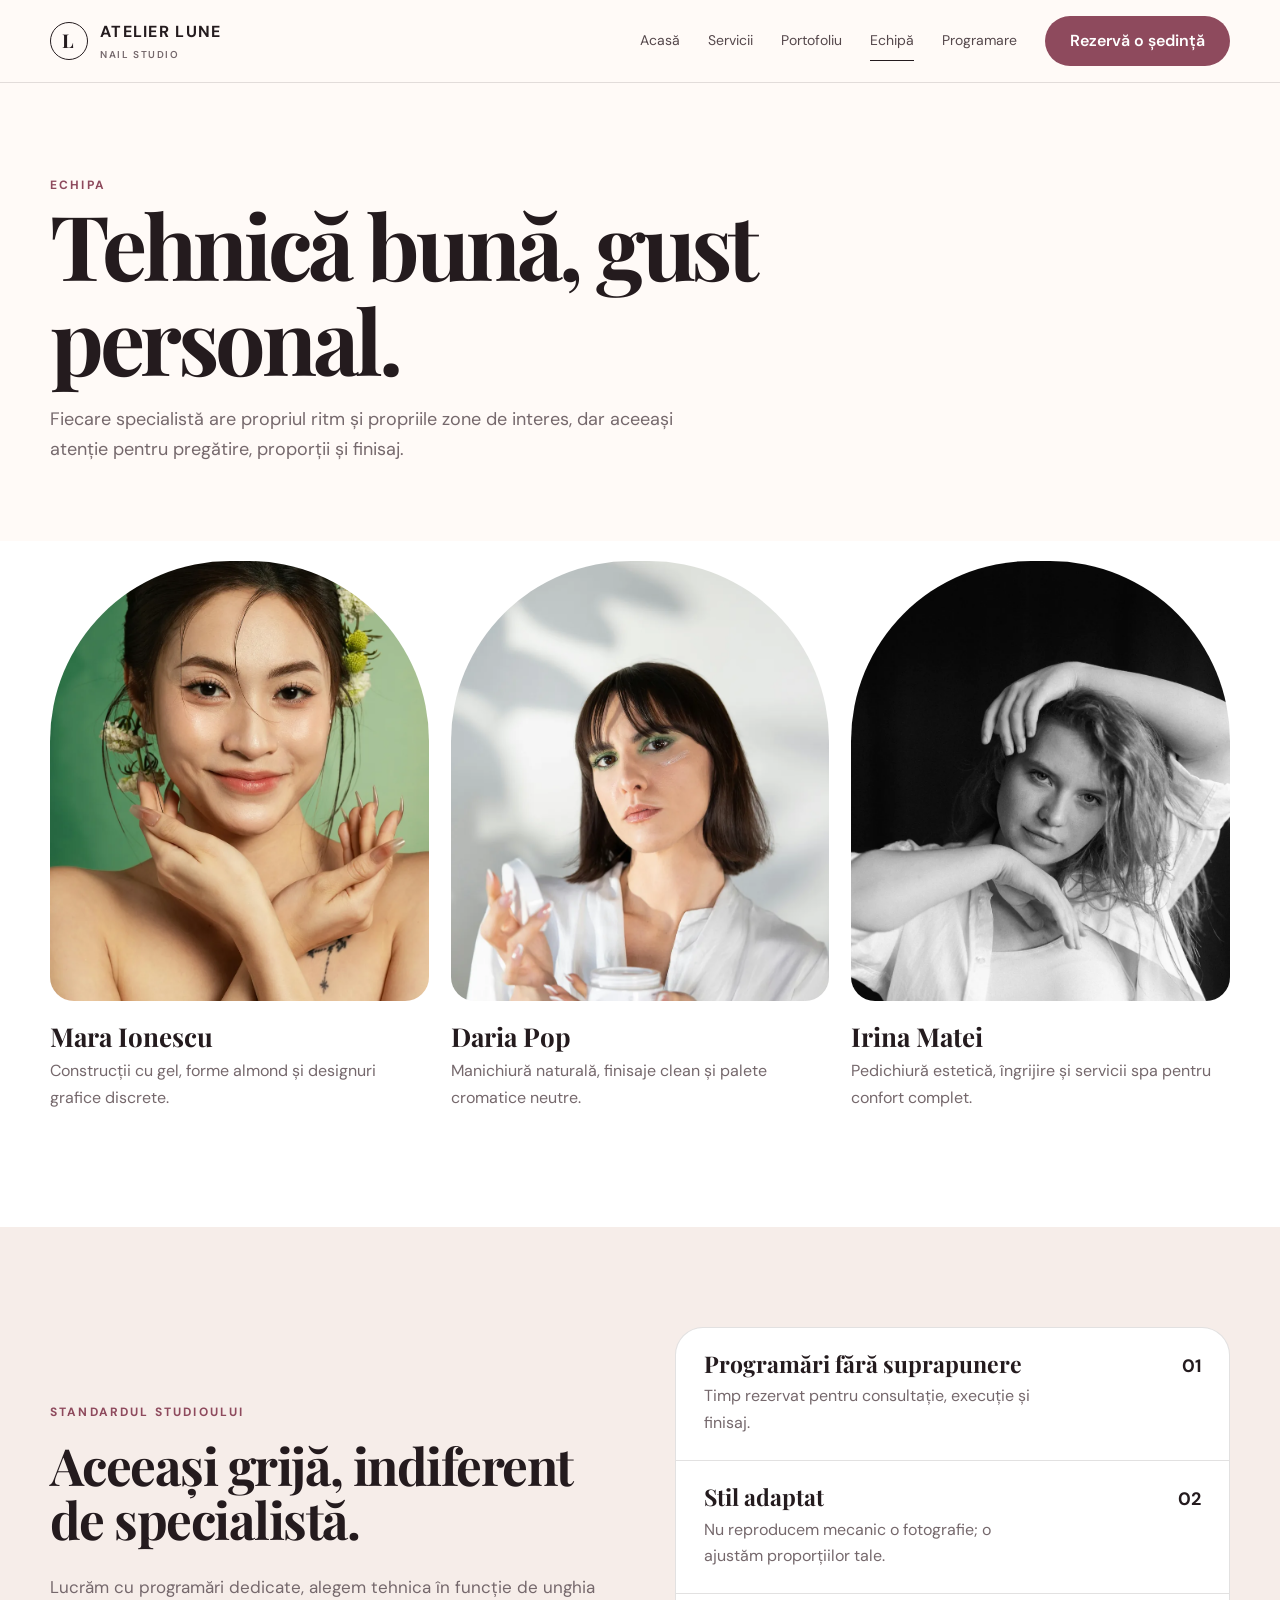
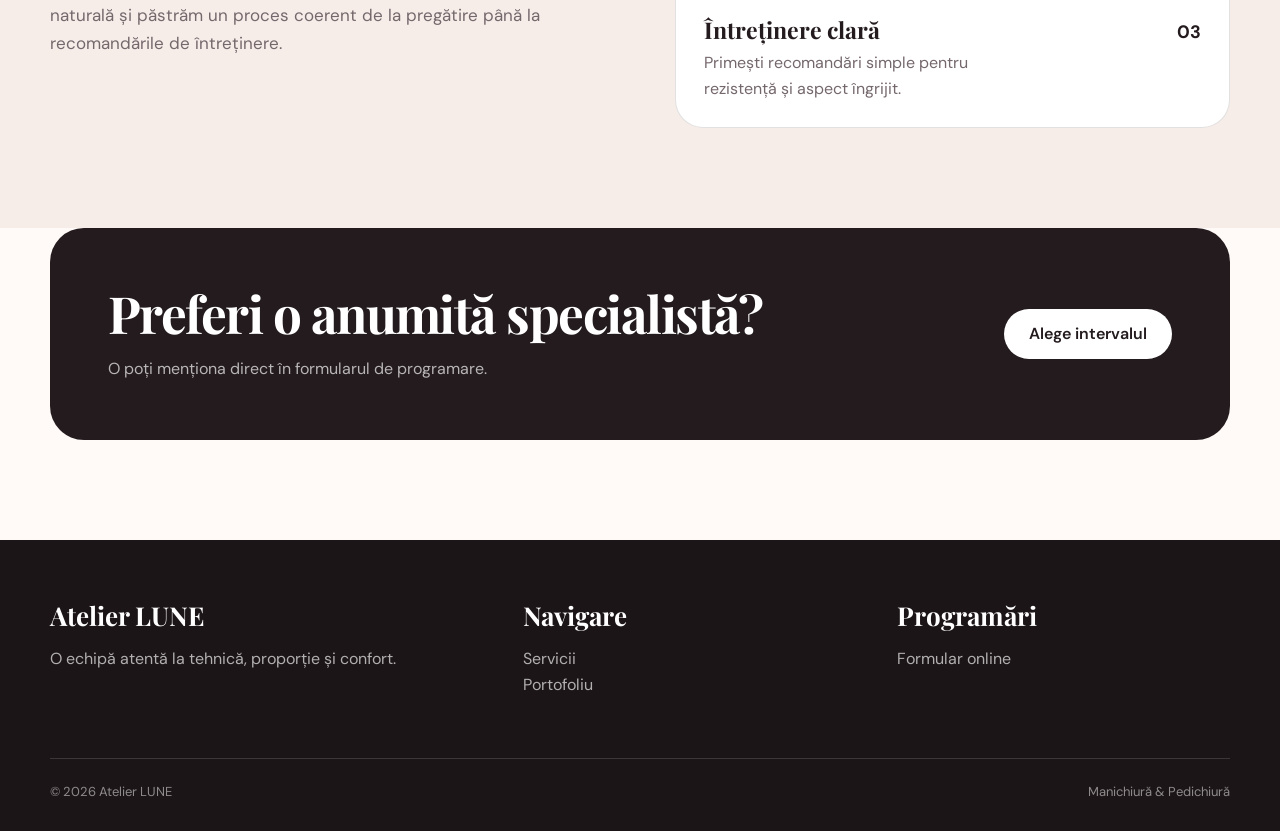
<file: echipa.html>
<!doctype html><html lang="ro"><head><meta charset="utf-8"><meta name="viewport" content="width=device-width,initial-scale=1"><title>Echipă | Atelier LUNE</title><meta name="robots" content="noindex,nofollow"><link rel="stylesheet" href="styles.css"></head><body>
<nav class="navbar"><div class="container navinner"><a class="brand" href="index.html"><span class="brand-mark">L</span><span>ATELIER LUNE<small>NAIL STUDIO</small></span></a><button class="mobile-toggle">☰</button><div class="navlinks"><a href="index.html">Acasă</a><a href="servicii.html">Servicii</a><a href="portofoliu.html">Portofoliu</a><a class="active" href="echipa.html">Echipă</a><a href="programare.html">Programare</a></div><a class="btn primary" href="programare.html">Rezervă o ședință</a></div></nav>
<main><section class="pagehero"><div class="container"><span class="eyebrow">Echipa</span><h1>Tehnică bună, gust personal.</h1><p>Fiecare specialistă are propriul ritm și propriile zone de interes, dar aceeași atenție pentru pregătire, proporții și finisaj.</p></div></section><section class="section white" style="padding-top:20px"><div class="container team-grid"><article class="team-card"><img src="assets/specialist-1.webp" alt="Mara, nail artist"><h3>Mara Ionescu</h3><p>Construcții cu gel, forme almond și designuri grafice discrete.</p></article><article class="team-card"><img src="assets/specialist-2.webp" alt="Daria, nail artist"><h3>Daria Pop</h3><p>Manichiură naturală, finisaje clean și palete cromatice neutre.</p></article><article class="team-card"><img src="assets/specialist-3.webp" alt="Irina, specialist pedichiură"><h3>Irina Matei</h3><p>Pedichiură estetică, îngrijire și servicii spa pentru confort complet.</p></article></div></section><section class="section soft"><div class="container feature-split"><div><span class="eyebrow">Standardul studioului</span><h2 style="margin-top:14px">Aceeași grijă, indiferent de specialistă.</h2><p class="lead" style="font-size:17px">Lucrăm cu programări dedicate, alegem tehnica în funcție de unghia naturală și păstrăm un proces coerent de la pregătire până la recomandările de întreținere.</p></div><div class="price-table"><div class="price-row"><div><h3>Programări fără suprapunere</h3><p>Timp rezervat pentru consultație, execuție și finisaj.</p></div><strong>01</strong></div><div class="price-row"><div><h3>Stil adaptat</h3><p>Nu reproducem mecanic o fotografie; o ajustăm proporțiilor tale.</p></div><strong>02</strong></div><div class="price-row"><div><h3>Întreținere clară</h3><p>Primești recomandări simple pentru rezistență și aspect îngrijit.</p></div><strong>03</strong></div></div></div></section><section><div class="container cta"><div><h2>Preferi o anumită specialistă?</h2><p>O poți menționa direct în formularul de programare.</p></div><a class="btn" href="programare.html">Alege intervalul</a></div></section></main>
<footer><div class="container"><div class="footergrid"><div><h3>Atelier LUNE</h3><p>O echipă atentă la tehnică, proporție și confort.</p></div><div><h3>Navigare</h3><p><a href="servicii.html">Servicii</a><br><a href="portofoliu.html">Portofoliu</a></p></div><div><h3>Programări</h3><p><a href="programare.html">Formular online</a></p></div></div><div class="footerbottom"><span>© 2026 Atelier LUNE</span><span>Manichiură & Pedichiură</span></div></div></footer><script src="script.js"></script></body></html>
</file>
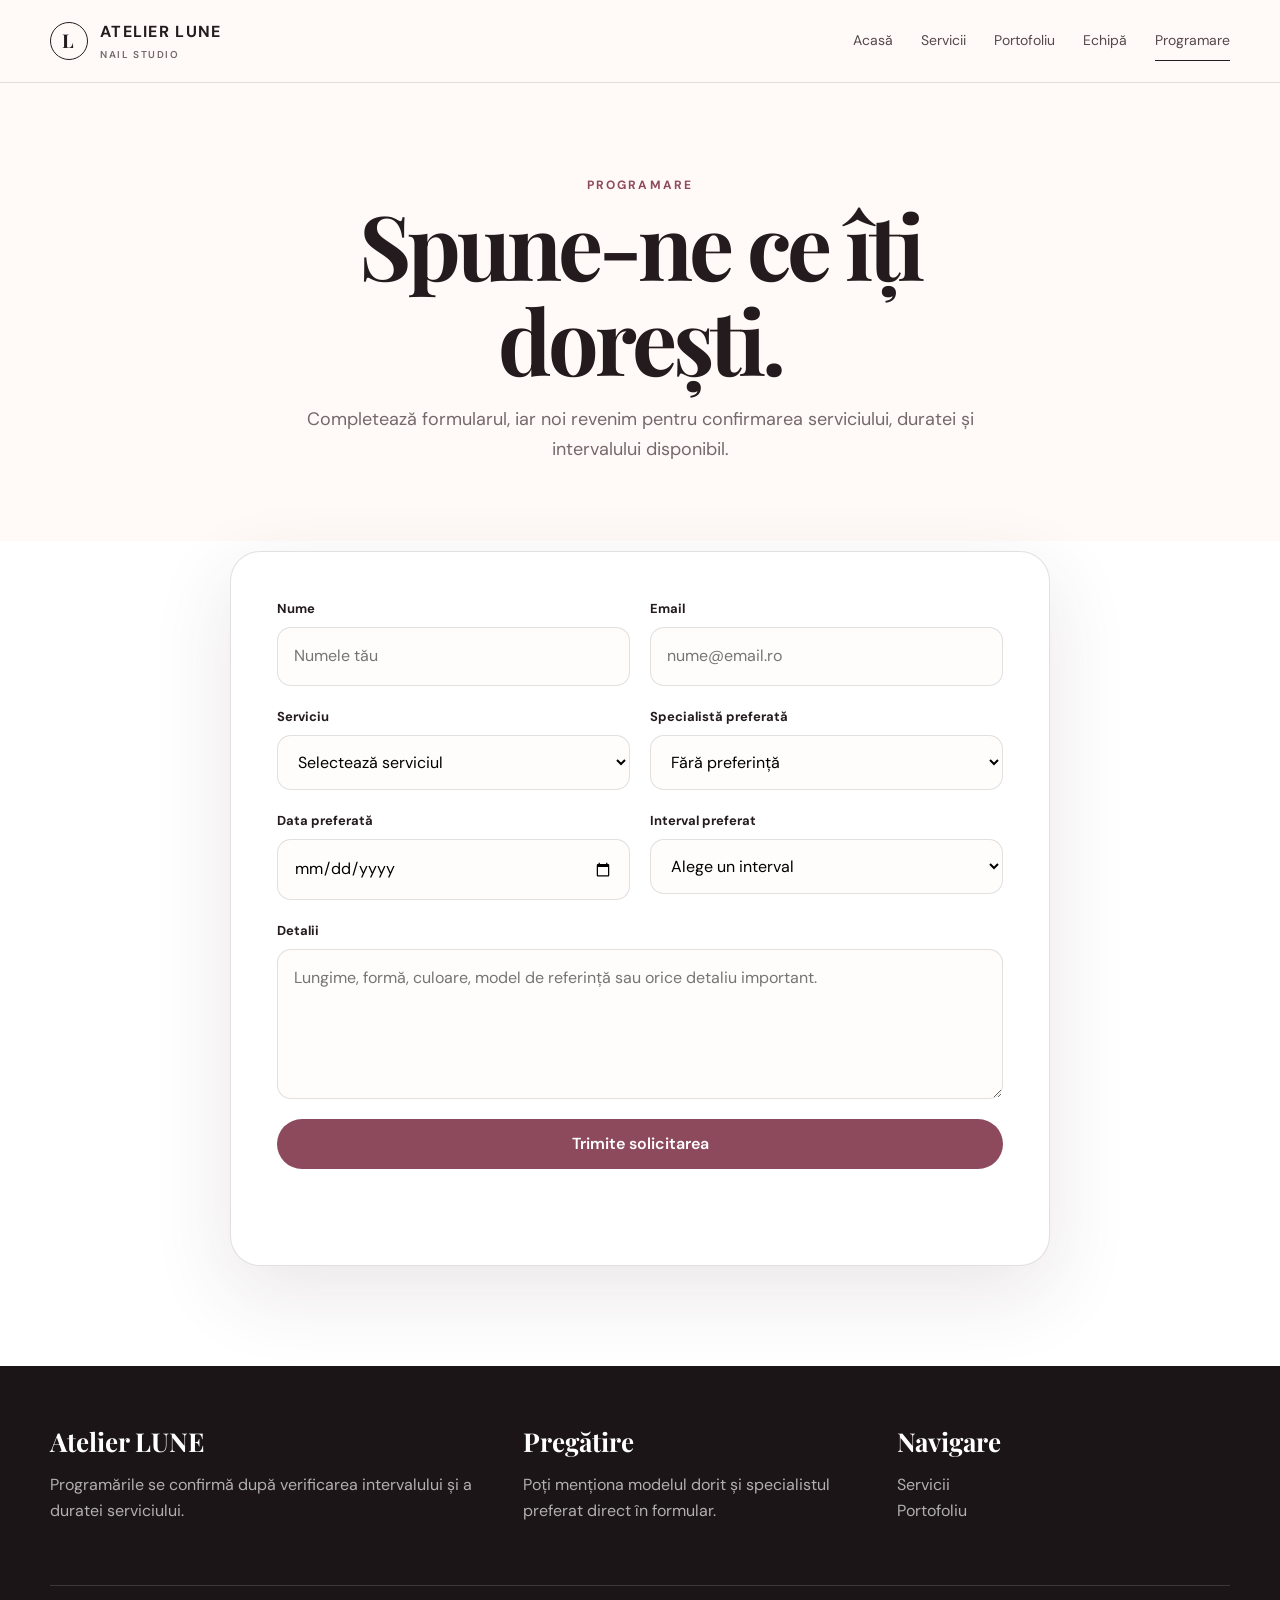
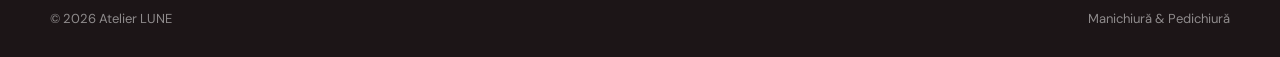
<file: programare.html>
<!doctype html><html lang="ro"><head><meta charset="utf-8"><meta name="viewport" content="width=device-width,initial-scale=1"><title>Programare | Atelier LUNE</title><meta name="robots" content="noindex,nofollow"><link rel="stylesheet" href="styles.css"></head><body>
<nav class="navbar"><div class="container navinner"><a class="brand" href="index.html"><span class="brand-mark">L</span><span>ATELIER LUNE<small>NAIL STUDIO</small></span></a><button class="mobile-toggle">☰</button><div class="navlinks"><a href="index.html">Acasă</a><a href="servicii.html">Servicii</a><a href="portofoliu.html">Portofoliu</a><a href="echipa.html">Echipă</a><a class="active" href="programare.html">Programare</a></div></div></nav>
<main><section class="pagehero"><div class="container" style="text-align:center"><span class="eyebrow">Programare</span><h1 style="margin-left:auto;margin-right:auto">Spune-ne ce îți dorești.</h1><p style="margin-left:auto;margin-right:auto">Completează formularul, iar noi revenim pentru confirmarea serviciului, duratei și intervalului disponibil.</p></div></section><section class="section white" style="padding-top:10px"><div class="container"><div class="form-wrap"><form id="booking-form"><div class="form-grid"><div class="field"><label for="name">Nume</label><input id="name" name="name" required placeholder="Numele tău"></div><div class="field"><label for="email">Email</label><input id="email" name="email" type="email" required placeholder="nume@email.ro"></div><div class="field"><label for="service">Serviciu</label><select id="service" name="service" required><option value="">Selectează serviciul</option><option>Manichiură semipermanentă</option><option>Întărire pe unghia naturală</option><option>Construcție cu gel</option><option>Întreținere gel</option><option>Pedichiură estetică</option><option>Pedichiură semipermanentă</option><option>Pedichiură spa</option></select></div><div class="field"><label for="specialist">Specialistă preferată</label><select id="specialist" name="specialist"><option>Fără preferință</option><option>Mara</option><option>Daria</option><option>Irina</option></select></div><div class="field"><label for="date">Data preferată</label><input id="date" name="date" type="date" required></div><div class="field"><label for="time">Interval preferat</label><select id="time" name="time" required><option value="">Alege un interval</option><option>09:00–12:00</option><option>12:00–15:00</option><option>15:00–18:00</option><option>18:00–20:00</option></select></div><div class="field full"><label for="message">Detalii</label><textarea id="message" name="message" placeholder="Lungime, formă, culoare, model de referință sau orice detaliu important."></textarea></div><div class="field full"><button class="btn primary" type="submit">Trimite solicitarea</button><p class="form-status" aria-live="polite"></p></div></div></form></div></div></section></main>
<footer><div class="container"><div class="footergrid"><div><h3>Atelier LUNE</h3><p>Programările se confirmă după verificarea intervalului și a duratei serviciului.</p></div><div><h3>Pregătire</h3><p>Poți menționa modelul dorit și specialistul preferat direct în formular.</p></div><div><h3>Navigare</h3><p><a href="servicii.html">Servicii</a><br><a href="portofoliu.html">Portofoliu</a></p></div></div><div class="footerbottom"><span>© 2026 Atelier LUNE</span><span>Manichiură & Pedichiură</span></div></div></footer><script src="script.js"></script></body></html>
</file>
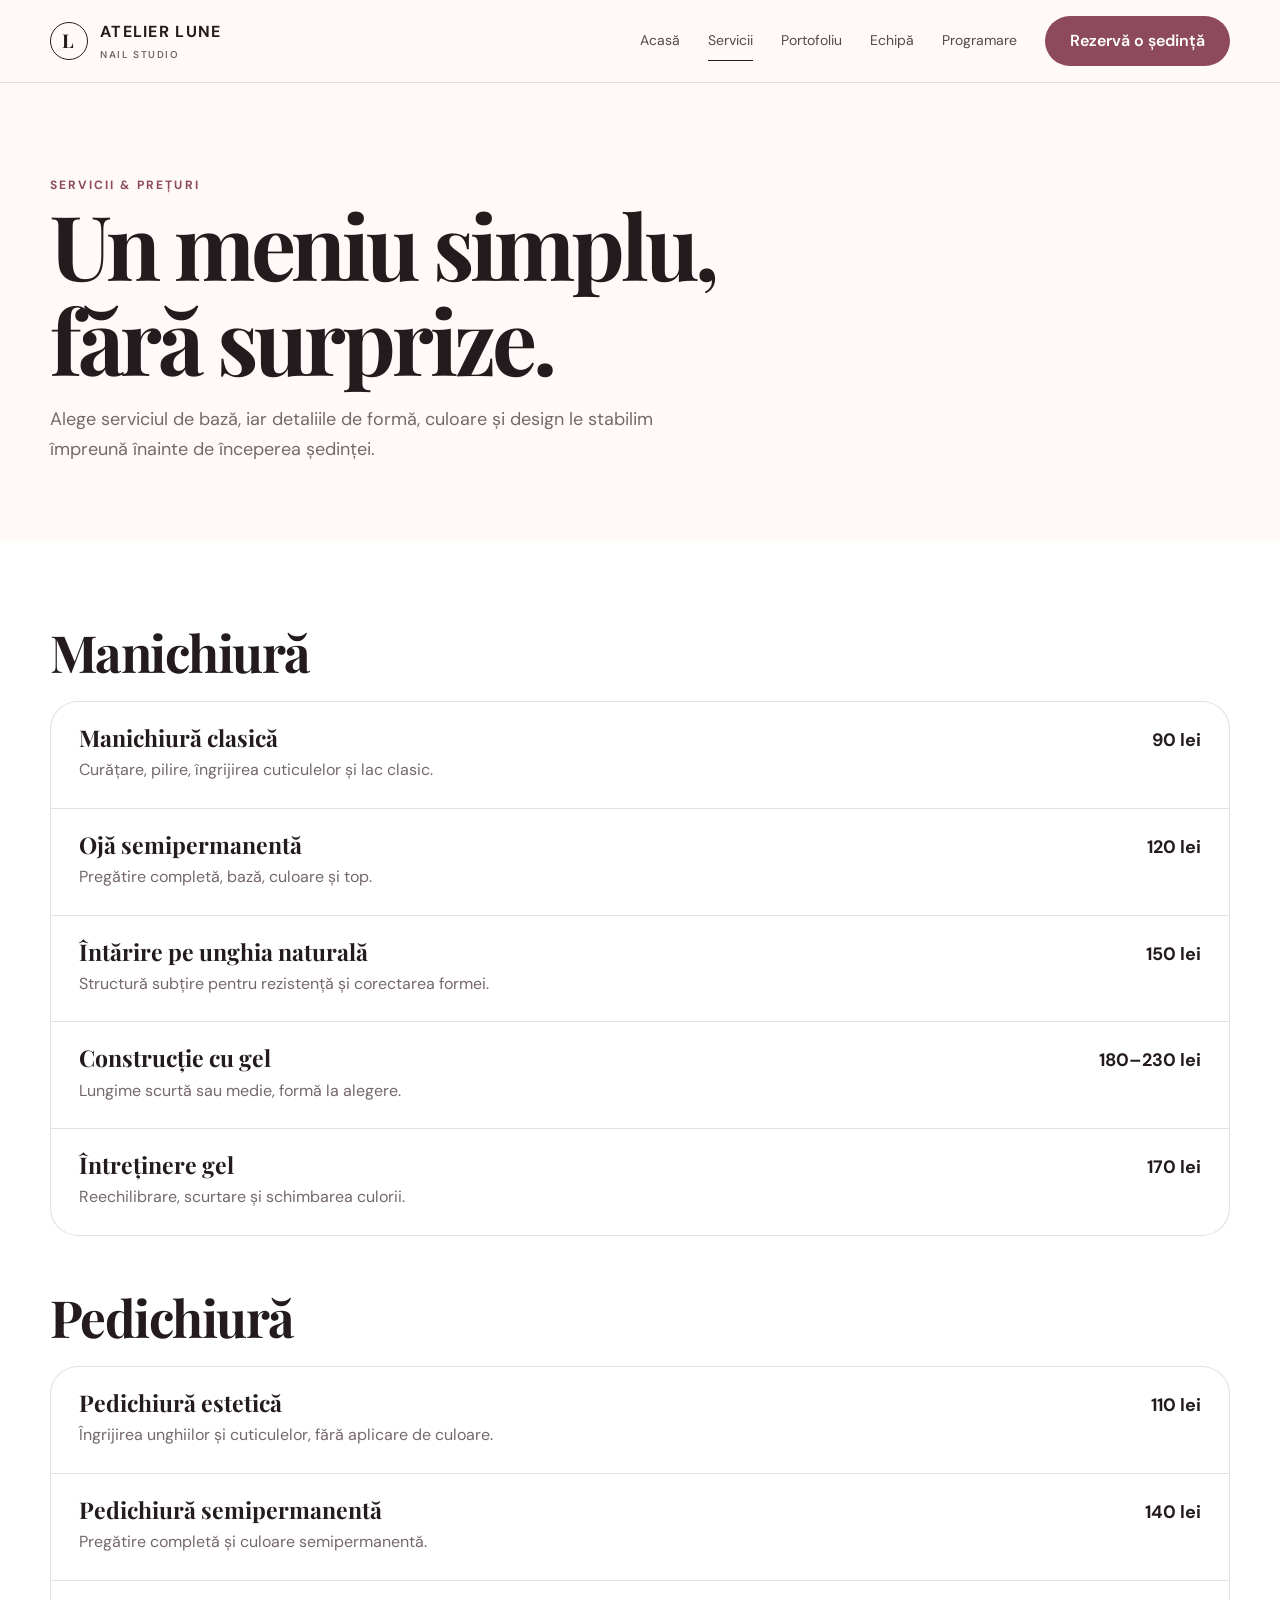
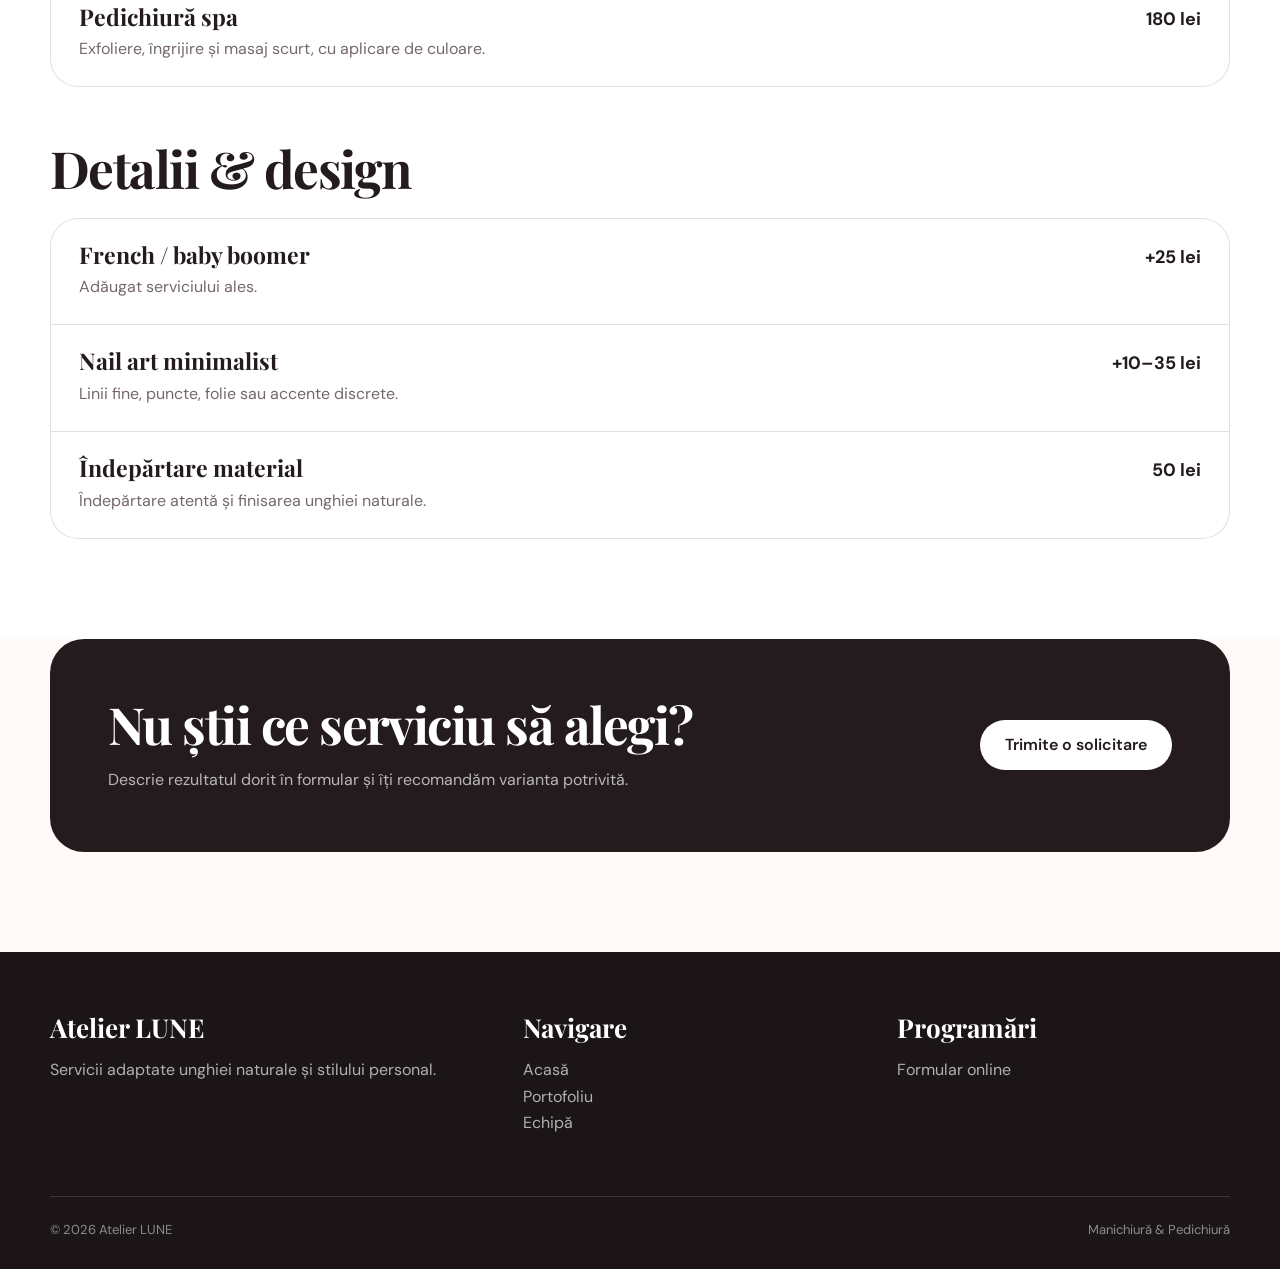
<file: servicii.html>
<!doctype html><html lang="ro"><head><meta charset="utf-8"><meta name="viewport" content="width=device-width,initial-scale=1"><title>Servicii | Atelier LUNE</title><meta name="robots" content="noindex,nofollow"><link rel="stylesheet" href="styles.css"></head><body>
<nav class="navbar"><div class="container navinner"><a class="brand" href="index.html"><span class="brand-mark">L</span><span>ATELIER LUNE<small>NAIL STUDIO</small></span></a><button class="mobile-toggle">☰</button><div class="navlinks"><a href="index.html">Acasă</a><a class="active" href="servicii.html">Servicii</a><a href="portofoliu.html">Portofoliu</a><a href="echipa.html">Echipă</a><a href="programare.html">Programare</a></div><a class="btn primary" href="programare.html">Rezervă o ședință</a></div></nav>
<main><section class="pagehero"><div class="container"><span class="eyebrow">Servicii & prețuri</span><h1>Un meniu simplu, fără surprize.</h1><p>Alege serviciul de bază, iar detaliile de formă, culoare și design le stabilim împreună înainte de începerea ședinței.</p></div></section><section class="section white" style="padding-top:30px"><div class="container"><h2 class="category-title">Manichiură</h2><div class="price-table"><div class="price-row"><div><h3>Manichiură clasică</h3><p>Curățare, pilire, îngrijirea cuticulelor și lac clasic.</p></div><strong>90 lei</strong></div><div class="price-row"><div><h3>Ojă semipermanentă</h3><p>Pregătire completă, bază, culoare și top.</p></div><strong>120 lei</strong></div><div class="price-row"><div><h3>Întărire pe unghia naturală</h3><p>Structură subțire pentru rezistență și corectarea formei.</p></div><strong>150 lei</strong></div><div class="price-row"><div><h3>Construcție cu gel</h3><p>Lungime scurtă sau medie, formă la alegere.</p></div><strong>180–230 lei</strong></div><div class="price-row"><div><h3>Întreținere gel</h3><p>Reechilibrare, scurtare și schimbarea culorii.</p></div><strong>170 lei</strong></div></div><h2 class="category-title">Pedichiură</h2><div class="price-table"><div class="price-row"><div><h3>Pedichiură estetică</h3><p>Îngrijirea unghiilor și cuticulelor, fără aplicare de culoare.</p></div><strong>110 lei</strong></div><div class="price-row"><div><h3>Pedichiură semipermanentă</h3><p>Pregătire completă și culoare semipermanentă.</p></div><strong>140 lei</strong></div><div class="price-row"><div><h3>Pedichiură spa</h3><p>Exfoliere, îngrijire și masaj scurt, cu aplicare de culoare.</p></div><strong>180 lei</strong></div></div><h2 class="category-title">Detalii & design</h2><div class="price-table"><div class="price-row"><div><h3>French / baby boomer</h3><p>Adăugat serviciului ales.</p></div><strong>+25 lei</strong></div><div class="price-row"><div><h3>Nail art minimalist</h3><p>Linii fine, puncte, folie sau accente discrete.</p></div><strong>+10–35 lei</strong></div><div class="price-row"><div><h3>Îndepărtare material</h3><p>Îndepărtare atentă și finisarea unghiei naturale.</p></div><strong>50 lei</strong></div></div></div></section><section><div class="container cta"><div><h2>Nu știi ce serviciu să alegi?</h2><p>Descrie rezultatul dorit în formular și îți recomandăm varianta potrivită.</p></div><a class="btn" href="programare.html">Trimite o solicitare</a></div></section></main>
<footer><div class="container"><div class="footergrid"><div><h3>Atelier LUNE</h3><p>Servicii adaptate unghiei naturale și stilului personal.</p></div><div><h3>Navigare</h3><p><a href="index.html">Acasă</a><br><a href="portofoliu.html">Portofoliu</a><br><a href="echipa.html">Echipă</a></p></div><div><h3>Programări</h3><p><a href="programare.html">Formular online</a></p></div></div><div class="footerbottom"><span>© 2026 Atelier LUNE</span><span>Manichiură & Pedichiură</span></div></div></footer><script src="script.js"></script></body></html>
</file>
<file: styles.css>
@import url('https://fonts.googleapis.com/css2?family=DM+Sans:wght@400;500;600;700&family=Playfair+Display:ital,wght@0,600;0,700;1,600&display=swap');

:root {
  --ink: #241b1e;
  --muted: #75686c;
  --paper: #fffaf7;
  --surface: #f6ede9;
  --rose: #8e4a5d;
  --rose-dark: #713748;
  --line: rgba(36, 27, 30, .13);
  --white: #ffffff;
  --shadow: 0 26px 80px rgba(81, 49, 58, .12);
  --radius-lg: 34px;
  --radius-md: 22px;
  --container: 1180px;
}

* { box-sizing: border-box; }
html { scroll-behavior: smooth; }
body {
  margin: 0;
  background: var(--paper);
  color: var(--ink);
  font-family: 'DM Sans', sans-serif;
  line-height: 1.65;
}
img { width: 100%; display: block; }
a { color: inherit; text-decoration: none; }
button, input, select, textarea { font: inherit; }
.container { width: min(calc(100% - 40px), var(--container)); margin: 0 auto; }

.navbar {
  position: sticky;
  top: 0;
  z-index: 50;
  background: rgba(255, 250, 247, .92);
  backdrop-filter: blur(18px);
  border-bottom: 1px solid var(--line);
}
.navinner { min-height: 82px; display: flex; align-items: center; gap: 28px; }
.brand { display: flex; align-items: center; gap: 12px; font-weight: 700; letter-spacing: .08em; }
.brand-mark {
  width: 38px; height: 38px; border-radius: 50%; border: 1px solid var(--ink);
  display: grid; place-items: center; font-family: 'Playfair Display', serif; font-size: 19px;
}
.brand small { display: block; margin-top: 2px; color: var(--muted); font-size: 10px; font-weight: 600; letter-spacing: .16em; }
.navlinks { margin-left: auto; display: flex; align-items: center; gap: 28px; font-size: 14px; }
.navlinks a { color: #55484c; position: relative; }
.navlinks a.active::after, .navlinks a:hover::after {
  content: ''; position: absolute; left: 0; right: 0; bottom: -8px; height: 1px; background: var(--ink);
}
.mobile-toggle { display: none; margin-left: auto; border: 0; background: transparent; font-size: 24px; }

.btn {
  display: inline-flex; align-items: center; justify-content: center; min-height: 50px;
  padding: 0 24px; border-radius: 999px; border: 1px solid transparent; font-weight: 600;
  transition: .22s ease; cursor: pointer;
}
.btn.primary { background: var(--rose); color: white; }
.btn.primary:hover { background: var(--rose-dark); transform: translateY(-2px); }
.btn.secondary { border-color: var(--ink); background: transparent; }
.btn.secondary:hover { background: var(--ink); color: white; }

.hero { padding: 78px 0 46px; overflow: hidden; }
.hero-grid { display: grid; grid-template-columns: .95fr 1.05fr; gap: 66px; align-items: center; }
.eyebrow { text-transform: uppercase; letter-spacing: .18em; font-size: 12px; font-weight: 700; color: var(--rose); }
h1, h2, h3 { font-family: 'Playfair Display', serif; line-height: 1.06; margin: 0; }
h1 { font-size: clamp(54px, 7vw, 92px); letter-spacing: -.045em; max-width: 760px; }
h2 { font-size: clamp(38px, 4vw, 58px); letter-spacing: -.03em; }
h3 { font-size: 26px; }
.lead { margin: 26px 0 0; color: var(--muted); font-size: 18px; max-width: 610px; }
.hero-actions { display: flex; gap: 14px; flex-wrap: wrap; margin-top: 34px; }
.hero-note { margin-top: 32px; display: flex; gap: 28px; color: var(--muted); font-size: 14px; }
.hero-note strong { display: block; color: var(--ink); font-size: 18px; margin-bottom: 1px; }
.hero-media { position: relative; min-height: 640px; }
.hero-media .main-photo { height: 580px; object-fit: cover; border-radius: 180px 180px 34px 34px; box-shadow: var(--shadow); }
.hero-media .detail-photo {
  position: absolute; width: 42%; height: 260px; object-fit: cover; left: -40px; bottom: 0;
  border-radius: 140px 140px 28px 28px; border: 9px solid var(--paper); box-shadow: var(--shadow);
}
.hero-media .stamp {
  position: absolute; right: -18px; top: 54px; width: 134px; height: 134px; border-radius: 50%;
  display: grid; place-items: center; text-align: center; background: var(--ink); color: white;
  font-size: 12px; text-transform: uppercase; letter-spacing: .12em; padding: 20px;
}

.section { padding: 100px 0; }
.section.white { background: white; }
.section.soft { background: var(--surface); }
.section-head { display: flex; align-items: end; justify-content: space-between; gap: 34px; margin-bottom: 46px; }
.section-head p { max-width: 500px; color: var(--muted); margin: 0; }

.services-grid { display: grid; grid-template-columns: repeat(3, 1fr); gap: 18px; }
.service-card {
  padding: 32px; min-height: 300px; background: white; border: 1px solid var(--line);
  border-radius: var(--radius-md); display: flex; flex-direction: column;
}
.service-card .number { font-size: 12px; letter-spacing: .16em; color: var(--rose); font-weight: 700; }
.service-card h3 { margin-top: 64px; }
.service-card p { color: var(--muted); margin: 16px 0 22px; }
.service-card .price { margin-top: auto; font-weight: 700; }
.service-card:hover { transform: translateY(-5px); box-shadow: var(--shadow); transition: .25s ease; }

.feature-split { display: grid; grid-template-columns: 1fr 1fr; gap: 70px; align-items: center; }
.feature-image { position: relative; }
.feature-image img { height: 620px; object-fit: cover; border-radius: var(--radius-lg); }
.feature-image::after { content: ''; position: absolute; inset: 18px; border: 1px solid rgba(255,255,255,.62); border-radius: 24px; pointer-events: none; }
.feature-copy p { color: var(--muted); }
.steps { margin-top: 34px; border-top: 1px solid var(--line); }
.step { display: grid; grid-template-columns: 48px 1fr; gap: 18px; padding: 22px 0; border-bottom: 1px solid var(--line); }
.step b { color: var(--rose); }
.step strong { display: block; margin-bottom: 4px; }

.gallery-grid { display: grid; grid-template-columns: 1.1fr .9fr .9fr; grid-auto-rows: 260px; gap: 16px; }
.gallery-grid figure { margin: 0; overflow: hidden; border-radius: 22px; position: relative; }
.gallery-grid figure:first-child { grid-row: span 2; }
.gallery-grid figure:nth-child(4) { grid-column: span 2; }
.gallery-grid img { width: 100%; height: 100%; object-fit: cover; transition: transform .45s ease; }
.gallery-grid figure:hover img { transform: scale(1.04); }
.gallery-label { position: absolute; left: 18px; bottom: 18px; background: rgba(255,255,255,.9); border-radius: 999px; padding: 8px 13px; font-size: 12px; font-weight: 700; }

.quote-block { max-width: 880px; margin: 0 auto; text-align: center; }
.quote-block blockquote { font-family: 'Playfair Display', serif; font-size: clamp(30px,4vw,48px); line-height: 1.25; margin: 18px 0; }
.quote-block cite { color: var(--muted); font-style: normal; }

.team-grid { display: grid; grid-template-columns: repeat(3, 1fr); gap: 22px; }
.team-card img { height: 440px; object-fit: cover; border-radius: 180px 180px 24px 24px; }
.team-card h3 { margin-top: 22px; }
.team-card p { color: var(--muted); margin-top: 8px; }

.cta { margin: 0 auto 100px; background: var(--ink); color: white; border-radius: 34px; padding: 58px; display: flex; justify-content: space-between; align-items: center; gap: 30px; }
.cta p { color: rgba(255,255,255,.68); margin-bottom: 0; }
.cta .btn { background: white; color: var(--ink); }

.pagehero { padding: 88px 0 58px; }
.pagehero p { max-width: 680px; color: var(--muted); font-size: 18px; }
.price-table { background: white; border-radius: 28px; border: 1px solid var(--line); overflow: hidden; }
.price-row { display: grid; grid-template-columns: 1fr 130px; gap: 30px; padding: 24px 28px; border-bottom: 1px solid var(--line); }
.price-row:last-child { border-bottom: 0; }
.price-row h3 { font-size: 23px; }
.price-row p { margin: 7px 0 0; color: var(--muted); }
.price-row strong { text-align: right; font-size: 18px; }
.category-title { margin: 54px 0 22px; }

.filterbar { display: flex; gap: 10px; flex-wrap: wrap; margin-bottom: 30px; }
.filterbar button { border: 1px solid var(--line); background: white; padding: 10px 16px; border-radius: 999px; cursor: pointer; }
.filterbar button.active { background: var(--ink); color: white; }
.portfolio-grid { display: grid; grid-template-columns: repeat(3, 1fr); gap: 16px; }
.portfolio-item { min-height: 360px; overflow: hidden; border-radius: 22px; }
.portfolio-item img { height: 100%; object-fit: cover; }

.form-wrap { max-width: 820px; margin: 0 auto; background: white; border: 1px solid var(--line); border-radius: 30px; padding: 46px; box-shadow: var(--shadow); }
.form-grid { display: grid; grid-template-columns: 1fr 1fr; gap: 20px; }
.field { display: flex; flex-direction: column; gap: 8px; }
.field.full { grid-column: 1 / -1; }
label { font-size: 13px; font-weight: 700; }
input, select, textarea { width: 100%; border: 1px solid var(--line); background: #fffdfb; border-radius: 14px; padding: 15px 16px; outline: 0; }
input:focus, select:focus, textarea:focus { border-color: var(--rose); box-shadow: 0 0 0 3px rgba(142,74,93,.1); }
textarea { min-height: 150px; resize: vertical; }
.form-status { margin: 18px 0 0; color: var(--rose-dark); font-weight: 600; min-height: 24px; }

footer { background: #1c1517; color: white; padding: 62px 0 28px; }
.footergrid { display: grid; grid-template-columns: 1.3fr 1fr 1fr; gap: 40px; }
footer p, footer a { color: rgba(255,255,255,.66); }
.footerbottom { margin-top: 44px; padding-top: 22px; border-top: 1px solid rgba(255,255,255,.14); color: rgba(255,255,255,.5); font-size: 13px; display: flex; justify-content: space-between; gap: 20px; }

.reveal { opacity: 0; transform: translateY(24px); transition: .65s ease; }
.reveal.visible { opacity: 1; transform: none; }

@media (max-width: 920px) {
  .navlinks { display: none; position: absolute; top: 82px; left: 0; right: 0; background: var(--paper); padding: 22px; flex-direction: column; border-bottom: 1px solid var(--line); }
  .navlinks.open { display: flex; }
  .mobile-toggle { display: block; }
  .navinner > .btn { display: none; }
  .hero-grid, .feature-split { grid-template-columns: 1fr; }
  .hero-media { min-height: 560px; }
  .services-grid, .team-grid, .portfolio-grid { grid-template-columns: repeat(2, 1fr); }
  .gallery-grid { grid-template-columns: 1fr 1fr; }
  .gallery-grid figure:first-child { grid-row: span 1; }
  .gallery-grid figure:nth-child(4) { grid-column: span 1; }
  .section-head { align-items: start; flex-direction: column; }
}
@media (max-width: 620px) {
  .container { width: min(calc(100% - 24px), var(--container)); }
  .hero { padding-top: 48px; }
  h1 { font-size: 50px; }
  .hero-note { flex-direction: column; gap: 12px; }
  .hero-media { min-height: 460px; }
  .hero-media .main-photo { height: 430px; }
  .hero-media .detail-photo { width: 46%; height: 180px; left: -2px; }
  .hero-media .stamp { width: 104px; height: 104px; right: 4px; font-size: 10px; }
  .section { padding: 74px 0; }
  .services-grid, .team-grid, .portfolio-grid, .gallery-grid, .form-grid { grid-template-columns: 1fr; }
  .gallery-grid { grid-auto-rows: 330px; }
  .feature-image img { height: 470px; }
  .team-card img { height: 500px; }
  .cta { margin-bottom: 74px; padding: 38px 26px; align-items: flex-start; flex-direction: column; }
  .form-wrap { padding: 28px 20px; }
  .price-row { grid-template-columns: 1fr; gap: 10px; }
  .price-row strong { text-align: left; }
  .footergrid { grid-template-columns: 1fr; }
  .footerbottom { flex-direction: column; }
}
</file>
